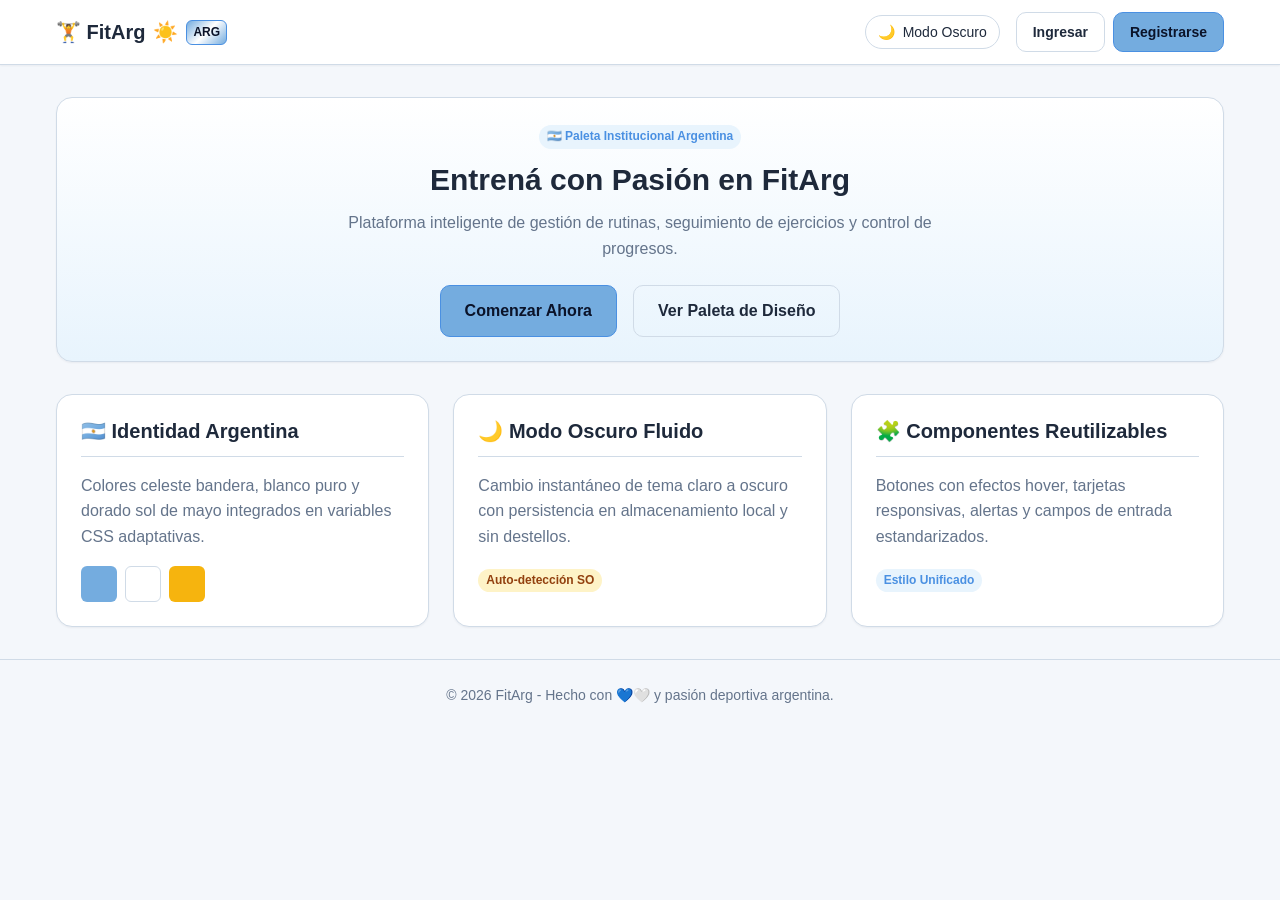
<file: static/index.html>
<!DOCTYPE html>
<html lang="es" data-theme="light">
<head>
  <meta charset="UTF-8">
  <meta name="viewport" content="width=device-width, initial-scale=1.0">
  <title>FitArg - Tu Plataforma de Entrenamiento</title>
  <meta name="description" content="FitArg - Gestión de rutinas de entrenamiento con paleta celeste y blanca y soporte de modo oscuro.">
  <link rel="stylesheet" href="/static/css/variables.css">
  <link rel="stylesheet" href="/static/css/base.css">
  <link rel="stylesheet" href="/static/css/components.css">
  <script src="/static/js/theme.js"></script>
</head>
<body>
  <!-- Navegación Principal -->
  <nav class="navbar" id="main-nav">
    <div class="container nav-content">
      <a href="/" class="brand" id="nav-brand">
        <span>🏋️ FitArg</span>
        <span class="brand-sun">☀️</span>
        <span class="brand-badge">ARG</span>
      </a>
      <div class="flex items-center gap-4">
        <button id="theme-toggle-btn" class="theme-toggle-btn" aria-label="Cambiar modo de color">
          <span id="theme-icon">🌙</span>
          <span id="theme-text">Modo Oscuro</span>
        </button>
        <div id="nav-auth-buttons" class="flex gap-2">
          <a href="/login.html" id="btn-nav-login" class="btn btn-outline">Ingresar</a>
          <a href="/register.html" id="btn-nav-register" class="btn btn-primary">Registrarse</a>
        </div>
      </div>
    </div>
  </nav>

  <!-- Hero y Showcase -->
  <main class="container" style="padding-top: var(--spacing-8); padding-bottom: var(--spacing-8);">
    <section class="card" style="text-align: center; margin-bottom: var(--spacing-8); background: linear-gradient(180deg, var(--bg-surface) 0%, var(--color-primary-light) 100%);">
      <span class="badge badge-primary" style="margin-bottom: var(--spacing-3);">🇦🇷 Paleta Institucional Argentina</span>
      <h1 style="margin-bottom: var(--spacing-3);">Entrená con Pasión en FitArg</h1>
      <p style="max-width: 600px; margin: 0 auto var(--spacing-6) auto;">
        Plataforma inteligente de gestión de rutinas, seguimiento de ejercicios y control de progresos.
      </p>
      <div class="flex justify-center gap-4">
        <a href="/register.html" class="btn btn-primary" style="padding: var(--spacing-3) var(--spacing-6); font-size: var(--font-size-base);">Comenzar Ahora</a>
        <a href="#paleta" class="btn btn-outline" style="padding: var(--spacing-3) var(--spacing-6); font-size: var(--font-size-base);">Ver Paleta de Diseño</a>
      </div>
    </section>

    <!-- Demostración de Tokens y Modo Oscuro -->
    <section id="paleta" class="grid grid-cols-3 gap-6">
      <div class="card">
        <div class="card-header">
          <h3>🇦🇷 Identidad Argentina</h3>
        </div>
        <p>Colores celeste bandera, blanco puro y dorado sol de mayo integrados en variables CSS adaptativas.</p>
        <div style="margin-top: var(--spacing-4); display: flex; gap: var(--spacing-2);">
          <div style="width: 36px; height: 36px; background-color: var(--color-primary); border-radius: var(--radius-sm);" title="Celeste Primario"></div>
          <div style="width: 36px; height: 36px; background-color: #ffffff; border: 1px solid var(--border-color); border-radius: var(--radius-sm);" title="Blanco Institucional"></div>
          <div style="width: 36px; height: 36px; background-color: var(--color-accent); border-radius: var(--radius-sm);" title="Dorado Sol"></div>
        </div>
      </div>

      <div class="card">
        <div class="card-header">
          <h3>🌙 Modo Oscuro Fluido</h3>
        </div>
        <p>Cambio instantáneo de tema claro a oscuro con persistencia en almacenamiento local y sin destellos.</p>
        <div style="margin-top: var(--spacing-4);">
          <span class="badge badge-accent">Auto-detección SO</span>
        </div>
      </div>

      <div class="card">
        <div class="card-header">
          <h3>🧩 Componentes Reutilizables</h3>
        </div>
        <p>Botones con efectos hover, tarjetas responsivas, alertas y campos de entrada estandarizados.</p>
        <div style="margin-top: var(--spacing-4);">
          <span class="badge badge-primary">Estilo Unificado</span>
        </div>
      </div>
    </section>
  </main>

  <footer style="border-top: 1px solid var(--border-color); padding: var(--spacing-6) 0; text-align: center; color: var(--text-muted); font-size: var(--font-size-sm);">
    <div class="container">
      <p>© 2026 FitArg - Hecho con 💙🤍 y pasión deportiva argentina.</p>
    </div>
  </footer>
</body>
</html>
</file>
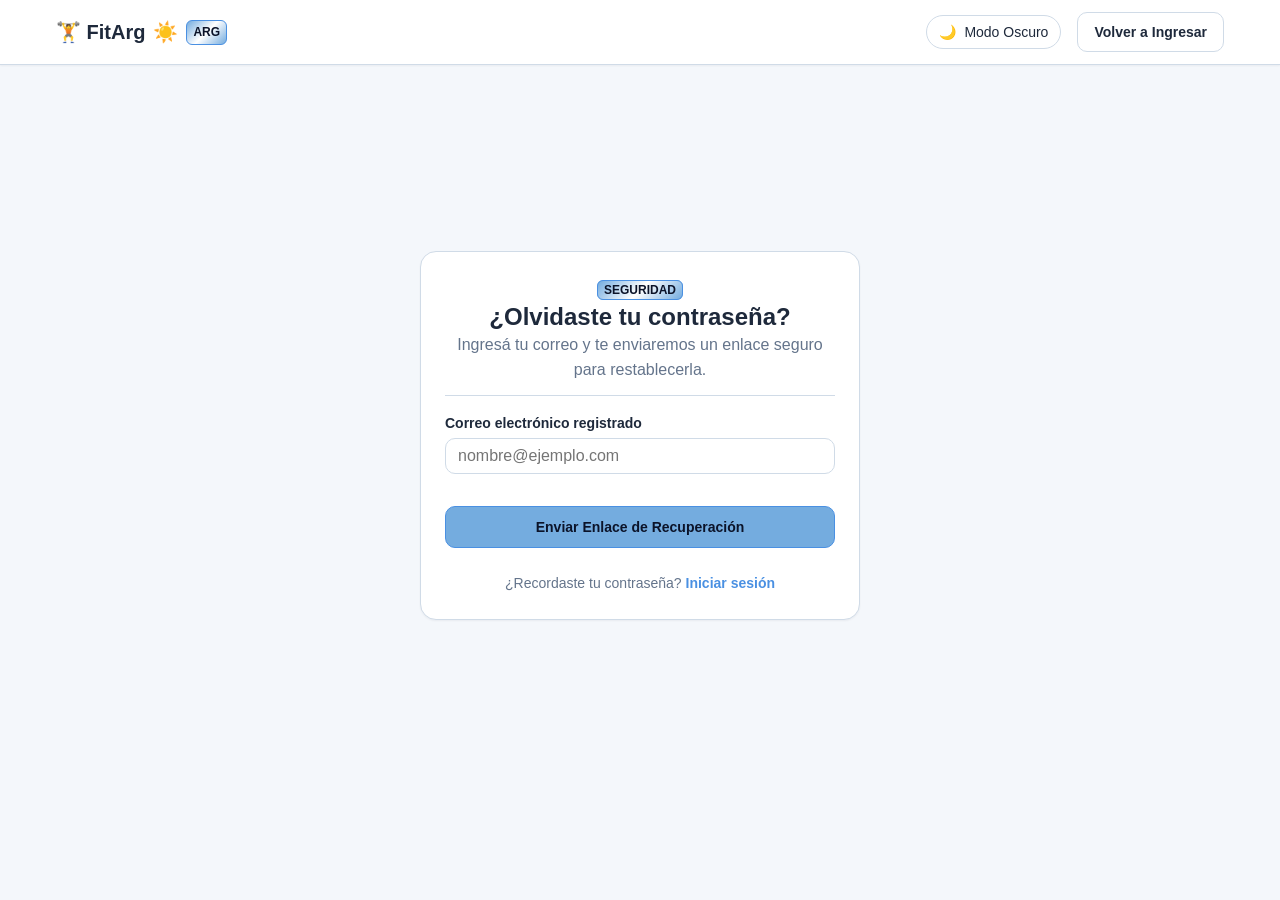
<file: static/forgot-password.html>
<!DOCTYPE html>
<html lang="es" data-theme="light">
<head>
  <meta charset="UTF-8">
  <meta name="viewport" content="width=device-width, initial-scale=1.0">
  <title>Recuperar Contraseña - FitArg</title>
  <meta name="description" content="Solicitá el enlace de recuperación de contraseña de tu cuenta en FitArg.">
  <link rel="stylesheet" href="/static/css/variables.css">
  <link rel="stylesheet" href="/static/css/base.css">
  <link rel="stylesheet" href="/static/css/components.css">
  <script src="/static/js/theme.js"></script>
</head>
<body>
  <!-- Navbar -->
  <nav class="navbar">
    <div class="container nav-content">
      <a href="/" class="brand">
        <span>🏋️ FitArg</span>
        <span class="brand-sun">☀️</span>
        <span class="brand-badge">ARG</span>
      </a>
      <div class="flex items-center gap-4">
        <button id="theme-toggle-btn" class="theme-toggle-btn" aria-label="Cambiar modo de color">
          <span id="theme-icon">🌙</span>
          <span id="theme-text">Modo Oscuro</span>
        </button>
        <a href="/login.html" class="btn btn-outline">Volver a Ingresar</a>
      </div>
    </div>
  </nav>

  <!-- Contenedor Recuperar Contraseña -->
  <main class="container flex justify-center items-center" style="min-height: calc(100vh - 160px); padding: var(--spacing-8) var(--spacing-4);">
    <div class="card" style="width: 100%; max-width: 440px;">
      <div class="card-header" style="text-align: center;">
        <span class="brand-badge" style="margin-bottom: var(--spacing-2);">SEGURIDAD</span>
        <h2>¿Olvidaste tu contraseña?</h2>
        <p>Ingresá tu correo y te enviaremos un enlace seguro para restablecerla.</p>
      </div>

      <div id="alert-box" style="display: none;" class="alert"></div>

      <form id="forgot-form" novalidate>
        <div class="form-group">
          <label for="email" class="form-label">Correo electrónico registrado</label>
          <input type="email" id="email" name="email" class="form-control" placeholder="nombre@ejemplo.com" required>
        </div>

        <button type="submit" id="btn-submit-forgot" class="btn btn-primary" style="width: 100%; margin-top: var(--spacing-4); padding: var(--spacing-3);">
          Enviar Enlace de Recuperación
        </button>
      </form>

      <div style="margin-top: var(--spacing-6); text-align: center; font-size: var(--font-size-sm); color: var(--text-muted);">
        ¿Recordaste tu contraseña? <a href="/login.html" style="font-weight: 600;">Iniciar sesión</a>
      </div>
    </div>
  </main>

  <script>
    const form = document.getElementById('forgot-form');
    const alertBox = document.getElementById('alert-box');
    const submitBtn = document.getElementById('btn-submit-forgot');

    function showAlert(type, message) {
      alertBox.className = `alert alert-${type}`;
      alertBox.textContent = message;
      alertBox.style.display = 'block';
    }

    form.addEventListener('submit', async (e) => {
      e.preventDefault();
      alertBox.style.display = 'none';

      const email = document.getElementById('email').value.trim();
      if (!email || !email.includes('@')) {
        return showAlert('danger', 'Por favor ingresá un correo electrónico válido.');
      }

      submitBtn.disabled = true;
      submitBtn.textContent = 'Enviando enlace...';

      try {
        const res = await fetch('/api/auth/forgot-password', {
          method: 'POST',
          headers: { 'Content-Type': 'application/json' },
          body: JSON.stringify({ email })
        });

        const data = await res.json();
        if (res.ok && data.success) {
          showAlert('success', '¡Enlace enviado! Revisá tu bandeja de entrada para continuar con el restablecimiento.');
          form.reset();
        } else {
          showAlert('danger', data.error || 'No se pudo procesar la solicitud.');
        }
      } catch (err) {
        showAlert('danger', 'Error de conexión con el servidor.');
      } finally {
        submitBtn.disabled = false;
        submitBtn.textContent = 'Enviar Enlace de Recuperación';
      }
    });
  </script>
</body>
</html>
</file>
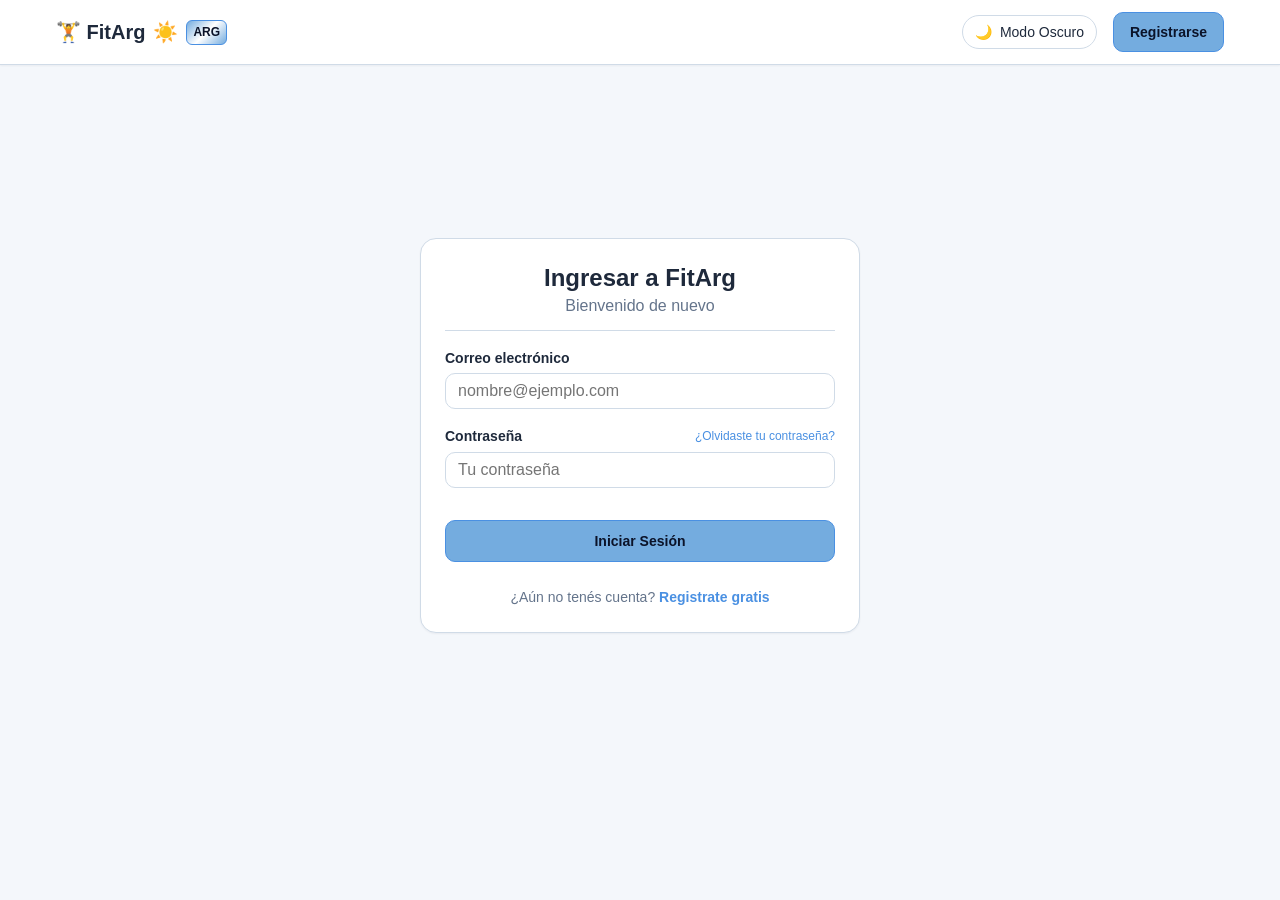
<file: static/login.html>
<!DOCTYPE html>
<html lang="es" data-theme="light">
<head>
  <meta charset="UTF-8">
  <meta name="viewport" content="width=device-width, initial-scale=1.0">
  <title>Iniciar Sesión - FitArg</title>
  <meta name="description" content="Accedé a tu cuenta de FitArg para ver y crear tus rutinas de entrenamiento.">
  <link rel="stylesheet" href="/static/css/variables.css">
  <link rel="stylesheet" href="/static/css/base.css">
  <link rel="stylesheet" href="/static/css/components.css">
  <script src="/static/js/theme.js"></script>
</head>
<body>
  <!-- Navbar -->
  <nav class="navbar">
    <div class="container nav-content">
      <a href="/" class="brand">
        <span>🏋️ FitArg</span>
        <span class="brand-sun">☀️</span>
        <span class="brand-badge">ARG</span>
      </a>
      <div class="flex items-center gap-4">
        <button id="theme-toggle-btn" class="theme-toggle-btn" aria-label="Cambiar modo de color">
          <span id="theme-icon">🌙</span>
          <span id="theme-text">Modo Oscuro</span>
        </button>
        <a href="/register.html" class="btn btn-primary">Registrarse</a>
      </div>
    </div>
  </nav>

  <!-- Login Container -->
  <main class="container flex justify-center items-center" style="min-height: calc(100vh - 160px); padding: var(--spacing-8) var(--spacing-4);">
    <div class="card" style="width: 100%; max-width: 440px;">
      <div class="card-header" style="text-align: center;">
        <h2>Ingresar a FitArg</h2>
        <p>Bienvenido de nuevo</p>
      </div>

      <div id="alert-box" style="display: none;" class="alert"></div>

      <form id="login-form" novalidate>
        <div class="form-group">
          <label for="email" class="form-label">Correo electrónico</label>
          <input type="email" id="email" name="email" class="form-control" placeholder="nombre@ejemplo.com" required>
        </div>

        <div class="form-group">
          <div class="flex justify-between items-center">
            <label for="password" class="form-label">Contraseña</label>
            <a href="/forgot-password.html" style="font-size: var(--font-size-xs);">¿Olvidaste tu contraseña?</a>
          </div>
          <input type="password" id="password" name="password" class="form-control" placeholder="Tu contraseña" required>
        </div>

        <button type="submit" id="btn-submit-login" class="btn btn-primary" style="width: 100%; margin-top: var(--spacing-4); padding: var(--spacing-3);">
          Iniciar Sesión
        </button>
      </form>

      <div style="margin-top: var(--spacing-6); text-align: center; font-size: var(--font-size-sm); color: var(--text-muted);">
        ¿Aún no tenés cuenta? <a href="/register.html" style="font-weight: 600;">Registrate gratis</a>
      </div>
    </div>
  </main>

  <script>
    const form = document.getElementById('login-form');
    const alertBox = document.getElementById('alert-box');
    const submitBtn = document.getElementById('btn-submit-login');

    // Verificar si viene de un registro exitoso
    const urlParams = new URLSearchParams(window.location.search);
    if (urlParams.get('registered') === 'true') {
      alertBox.className = 'alert alert-success';
      alertBox.textContent = '¡Tu cuenta ha sido creada exitosamente! Podés ingresar ahora.';
      alertBox.style.display = 'block';
    }

    form.addEventListener('submit', async (e) => {
      e.preventDefault();
      alertBox.style.display = 'none';

      const email = document.getElementById('email').value.trim();
      const password = document.getElementById('password').value;

      if (!email || !password) {
        alertBox.className = 'alert alert-danger';
        alertBox.textContent = 'Por favor completá todos los campos.';
        alertBox.style.display = 'block';
        return;
      }

      submitBtn.disabled = true;
      submitBtn.textContent = 'Ingresando...';

      try {
        const response = await fetch('/api/auth/login', {
          method: 'POST',
          headers: { 'Content-Type': 'application/json' },
          body: JSON.stringify({ email, password })
        });

        const data = await response.json();

        if (response.ok && data.success) {
          localStorage.setItem('fitarg_user', JSON.stringify(data.user));
          localStorage.setItem('fitarg_token', data.token);
          alertBox.className = 'alert alert-success';
          alertBox.textContent = `¡Hola, ${data.user.name}! Redirigiendo a tus rutinas...`;
          alertBox.style.display = 'block';
          setTimeout(() => {
            window.location.href = '/routines.html';
          }, 1000);
        } else {
          alertBox.className = 'alert alert-danger';
          alertBox.textContent = (data.errors && data.errors.join(' ')) || data.error || 'Credenciales inválidas.';
          alertBox.style.display = 'block';
          submitBtn.disabled = false;
          submitBtn.textContent = 'Iniciar Sesión';
        }
      } catch (err) {
        alertBox.className = 'alert alert-danger';
        alertBox.textContent = 'Error de conexión con el servidor.';
        alertBox.style.display = 'block';
        submitBtn.disabled = false;
        submitBtn.textContent = 'Iniciar Sesión';
      }
    });
  </script>
</body>
</html>
</file>
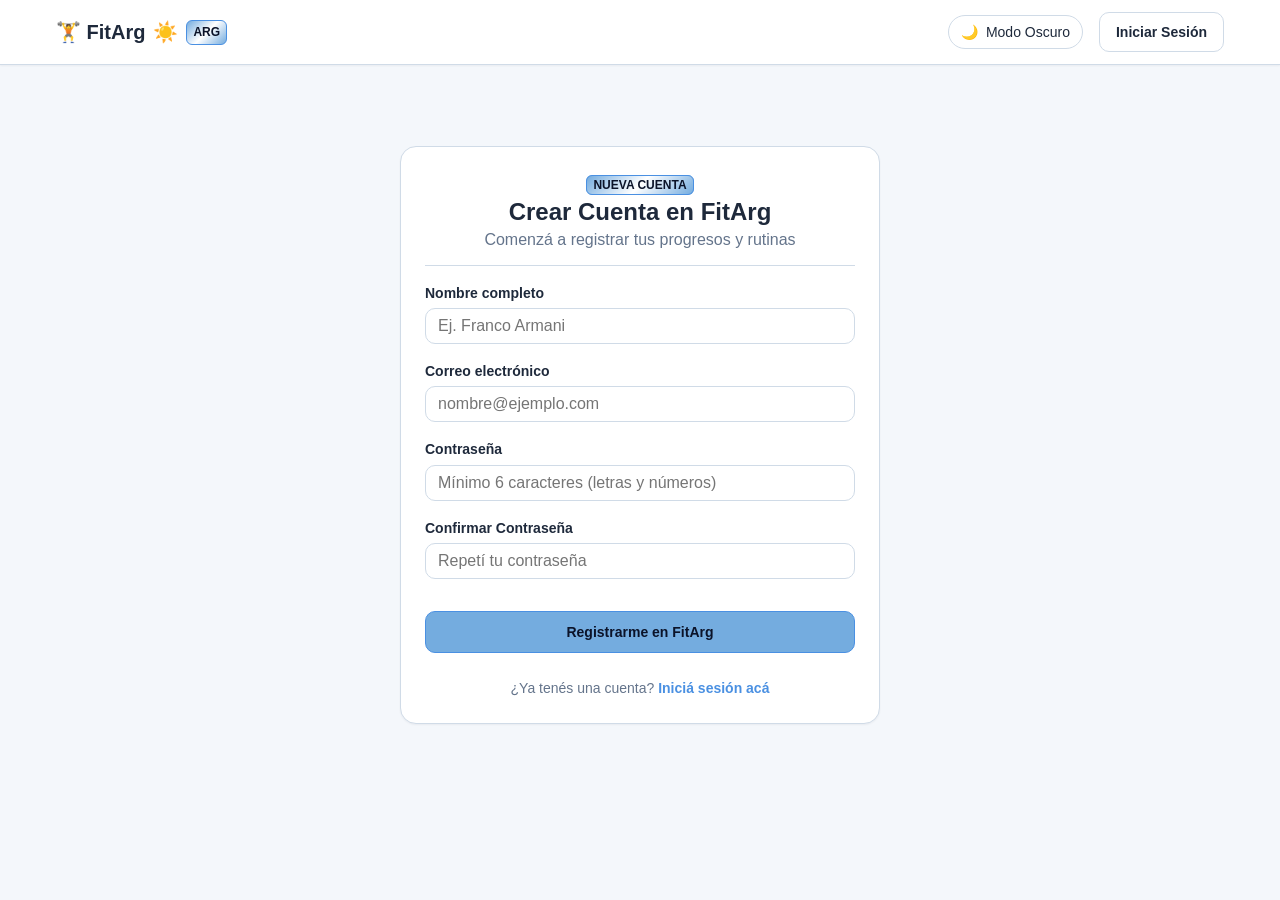
<file: static/register.html>
<!DOCTYPE html>
<html lang="es" data-theme="light">
<head>
  <meta charset="UTF-8">
  <meta name="viewport" content="width=device-width, initial-scale=1.0">
  <title>Registrarse - FitArg</title>
  <meta name="description" content="Creá tu cuenta en FitArg para gestionar tus rutinas de entrenamiento.">
  <link rel="stylesheet" href="/static/css/variables.css">
  <link rel="stylesheet" href="/static/css/base.css">
  <link rel="stylesheet" href="/static/css/components.css">
  <script src="/static/js/theme.js"></script>
</head>
<body>
  <!-- Navbar -->
  <nav class="navbar">
    <div class="container nav-content">
      <a href="/" class="brand">
        <span>🏋️ FitArg</span>
        <span class="brand-sun">☀️</span>
        <span class="brand-badge">ARG</span>
      </a>
      <div class="flex items-center gap-4">
        <button id="theme-toggle-btn" class="theme-toggle-btn" aria-label="Cambiar modo de color">
          <span id="theme-icon">🌙</span>
          <span id="theme-text">Modo Oscuro</span>
        </button>
        <a href="/login.html" class="btn btn-outline">Iniciar Sesión</a>
      </div>
    </div>
  </nav>

  <!-- Contenedor del Formulario de Registro -->
  <main class="container flex justify-center items-center" style="min-height: calc(100vh - 160px); padding: var(--spacing-8) var(--spacing-4);">
    <div class="card" style="width: 100%; max-width: 480px;">
      <div class="card-header" style="text-align: center;">
        <span class="brand-badge" style="margin-bottom: var(--spacing-2);">NUEVA CUENTA</span>
        <h2>Crear Cuenta en FitArg</h2>
        <p>Comenzá a registrar tus progresos y rutinas</p>
      </div>

      <div id="alert-box" style="display: none;" class="alert"></div>

      <form id="register-form" novalidate>
        <div class="form-group">
          <label for="name" class="form-label">Nombre completo</label>
          <input type="text" id="name" name="name" class="form-control" placeholder="Ej. Franco Armani" required minlength="2">
        </div>

        <div class="form-group">
          <label for="email" class="form-label">Correo electrónico</label>
          <input type="email" id="email" name="email" class="form-control" placeholder="nombre@ejemplo.com" required>
        </div>

        <div class="form-group">
          <label for="password" class="form-label">Contraseña</label>
          <input type="password" id="password" name="password" class="form-control" placeholder="Mínimo 6 caracteres (letras y números)" required minlength="6">
        </div>

        <div class="form-group">
          <label for="confirm-password" class="form-label">Confirmar Contraseña</label>
          <input type="password" id="confirm-password" name="confirm-password" class="form-control" placeholder="Repetí tu contraseña" required>
        </div>

        <button type="submit" id="btn-submit-register" class="btn btn-primary" style="width: 100%; margin-top: var(--spacing-4); padding: var(--spacing-3);">
          Registrarme en FitArg
        </button>
      </form>

      <div style="margin-top: var(--spacing-6); text-align: center; font-size: var(--font-size-sm); color: var(--text-muted);">
        ¿Ya tenés una cuenta? <a href="/login.html" style="font-weight: 600;">Iniciá sesión acá</a>
      </div>
    </div>
  </main>

  <script>
    const form = document.getElementById('register-form');
    const alertBox = document.getElementById('alert-box');
    const submitBtn = document.getElementById('btn-submit-register');

    function showAlert(type, message) {
      alertBox.className = `alert alert-${type}`;
      alertBox.textContent = message;
      alertBox.style.display = 'block';
    }

    function hideAlert() {
      alertBox.style.display = 'none';
    }

    form.addEventListener('submit', async (e) => {
      e.preventDefault();
      hideAlert();

      const name = document.getElementById('name').value.trim();
      const email = document.getElementById('email').value.trim();
      const password = document.getElementById('password').value;
      const confirmPassword = document.getElementById('confirm-password').value;

      if (!name || name.length < 2) {
        return showAlert('danger', 'Por favor ingresá tu nombre (mínimo 2 caracteres).');
      }
      if (!email || !email.includes('@')) {
        return showAlert('danger', 'Por favor ingresá un correo electrónico válido.');
      }
      if (password.length < 6) {
        return showAlert('danger', 'La contraseña debe tener al menos 6 caracteres.');
      }
      if (password !== confirmPassword) {
        return showAlert('danger', 'Las contraseñas no coinciden.');
      }

      submitBtn.disabled = true;
      submitBtn.textContent = 'Registrando...';

      try {
        const response = await fetch('/api/auth/register', {
          method: 'POST',
          headers: { 'Content-Type': 'application/json' },
          body: JSON.stringify({ name, email, password })
        });

        const data = await response.json();

        if (response.ok && data.success) {
          showAlert('success', '¡Cuenta creada con éxito! Redirigiendo al inicio de sesión...');
          form.reset();
          setTimeout(() => {
            window.location.href = '/login.html?registered=true';
          }, 1500);
        } else {
          const errorMsg = (data.errors && data.errors.join(' ')) || data.error || 'Error al procesar el registro.';
          showAlert('danger', errorMsg);
          submitBtn.disabled = false;
          submitBtn.textContent = 'Registrarme en FitArg';
        }
      } catch (err) {
        showAlert('danger', 'Error de conexión con el servidor. Intente nuevamente.');
        submitBtn.disabled = false;
        submitBtn.textContent = 'Registrarme en FitArg';
      }
    });
  </script>
</body>
</html>
</file>
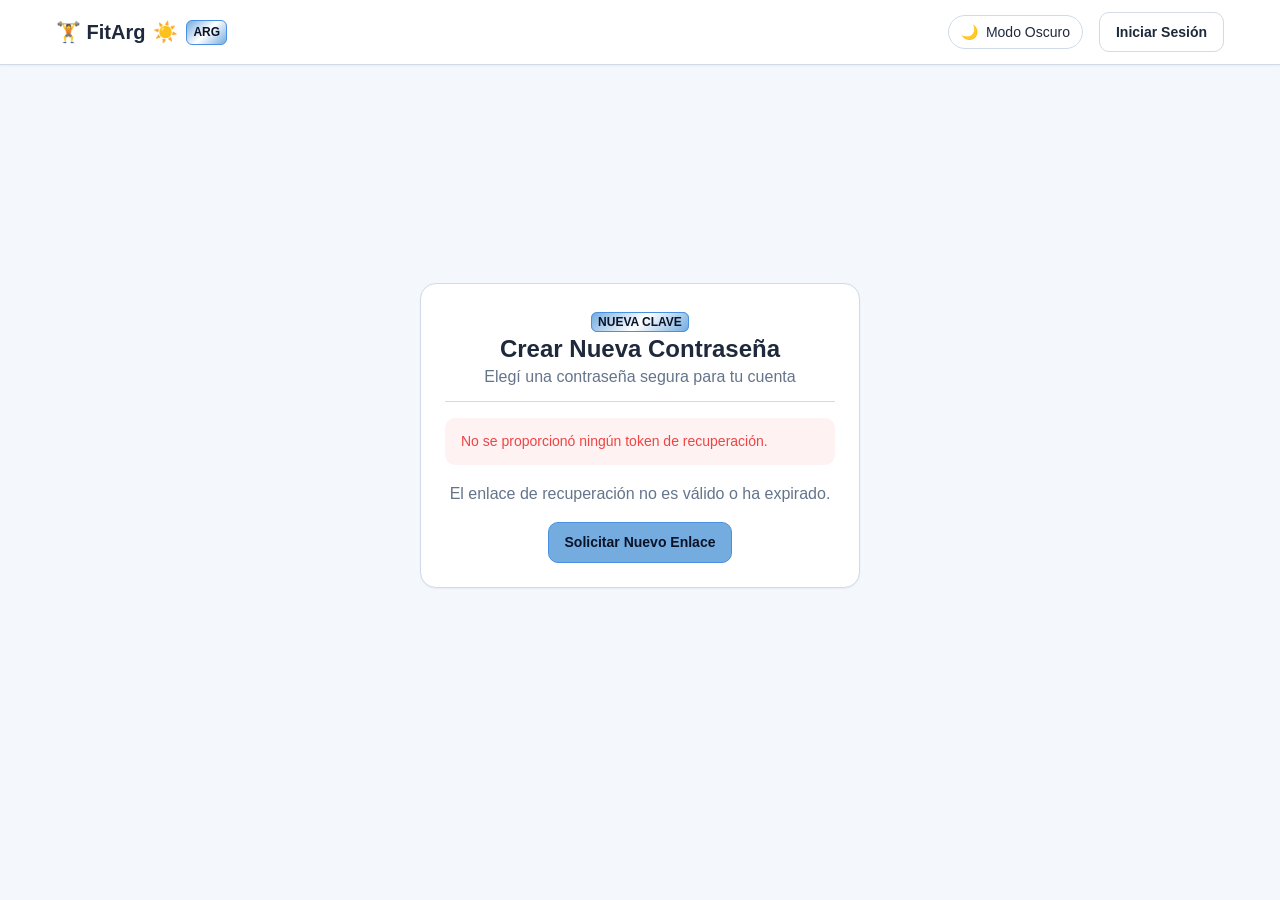
<file: static/reset-password.html>
<!DOCTYPE html>
<html lang="es" data-theme="light">
<head>
  <meta charset="UTF-8">
  <meta name="viewport" content="width=device-width, initial-scale=1.0">
  <title>Restablecer Contraseña - FitArg</title>
  <meta name="description" content="Ingresá tu nueva contraseña para volver a acceder a FitArg.">
  <link rel="stylesheet" href="/static/css/variables.css">
  <link rel="stylesheet" href="/static/css/base.css">
  <link rel="stylesheet" href="/static/css/components.css">
  <script src="/static/js/theme.js"></script>
</head>
<body>
  <!-- Navbar -->
  <nav class="navbar">
    <div class="container nav-content">
      <a href="/" class="brand">
        <span>🏋️ FitArg</span>
        <span class="brand-sun">☀️</span>
        <span class="brand-badge">ARG</span>
      </a>
      <div class="flex items-center gap-4">
        <button id="theme-toggle-btn" class="theme-toggle-btn" aria-label="Cambiar modo de color">
          <span id="theme-icon">🌙</span>
          <span id="theme-text">Modo Oscuro</span>
        </button>
        <a href="/login.html" class="btn btn-outline">Iniciar Sesión</a>
      </div>
    </div>
  </nav>

  <!-- Contenedor Restablecer Contraseña -->
  <main class="container flex justify-center items-center" style="min-height: calc(100vh - 160px); padding: var(--spacing-8) var(--spacing-4);">
    <div class="card" style="width: 100%; max-width: 440px;">
      <div class="card-header" style="text-align: center;">
        <span class="brand-badge" style="margin-bottom: var(--spacing-2);">NUEVA CLAVE</span>
        <h2>Crear Nueva Contraseña</h2>
        <p>Elegí una contraseña segura para tu cuenta</p>
      </div>

      <div id="alert-box" style="display: none;" class="alert"></div>

      <div id="token-invalid-container" style="display: none; text-align: center;">
        <p style="margin-bottom: var(--spacing-4);">El enlace de recuperación no es válido o ha expirado.</p>
        <a href="/forgot-password.html" class="btn btn-primary">Solicitar Nuevo Enlace</a>
      </div>

      <form id="reset-form" style="display: none;" novalidate>
        <div class="form-group">
          <label for="new-password" class="form-label">Nueva contraseña</label>
          <input type="password" id="new-password" class="form-control" placeholder="Mínimo 6 caracteres (letras y números)" required minlength="6">
        </div>

        <div class="form-group">
          <label for="confirm-password" class="form-label">Confirmar nueva contraseña</label>
          <input type="password" id="confirm-password" class="form-control" placeholder="Repetí tu nueva contraseña" required>
        </div>

        <button type="submit" id="btn-submit-reset" class="btn btn-primary" style="width: 100%; margin-top: var(--spacing-4); padding: var(--spacing-3);">
          Guardar Nueva Contraseña
        </button>
      </form>
    </div>
  </main>

  <script>
    const urlParams = new URLSearchParams(window.location.search);
    const token = urlParams.get('token');
    const alertBox = document.getElementById('alert-box');
    const resetForm = document.getElementById('reset-form');
    const invalidContainer = document.getElementById('token-invalid-container');
    const submitBtn = document.getElementById('btn-submit-reset');

    function showAlert(type, message) {
      alertBox.className = `alert alert-${type}`;
      alertBox.textContent = message;
      alertBox.style.display = 'block';
    }

    async function checkToken() {
      if (!token) {
        showAlert('danger', 'No se proporcionó ningún token de recuperación.');
        invalidContainer.style.display = 'block';
        return;
      }

      try {
        const res = await fetch(`/api/auth/validate-reset-token?token=${encodeURIComponent(token)}`);
        const data = await res.json();
        if (res.ok && data.valid) {
          resetForm.style.display = 'block';
        } else {
          showAlert('danger', data.error || 'El enlace de recuperación es inválido o ha expirado.');
          invalidContainer.style.display = 'block';
        }
      } catch (err) {
        showAlert('danger', 'Error de conexión con el servidor.');
        invalidContainer.style.display = 'block';
      }
    }

    resetForm.addEventListener('submit', async (e) => {
      e.preventDefault();
      alertBox.style.display = 'none';

      const newPassword = document.getElementById('new-password').value;
      const confirmPassword = document.getElementById('confirm-password').value;

      if (!newPassword || newPassword.length < 6) {
        return showAlert('danger', 'La contraseña debe tener al menos 6 caracteres.');
      }
      if (newPassword !== confirmPassword) {
        return showAlert('danger', 'Las contraseñas no coinciden.');
      }

      submitBtn.disabled = true;
      submitBtn.textContent = 'Actualizando contraseña...';

      try {
        const res = await fetch('/api/auth/reset-password', {
          method: 'POST',
          headers: { 'Content-Type': 'application/json' },
          body: JSON.stringify({
            token: token,
            new_password: newPassword
          })
        });

        const data = await res.json();
        if (res.ok && data.success) {
          showAlert('success', '¡Contraseña actualizada exitosamente! Redirigiendo al inicio de sesión...');
          resetForm.reset();
          setTimeout(() => {
            window.location.href = '/login.html?reset=true';
          }, 2000);
        } else {
          showAlert('danger', data.error || 'No se pudo restablecer la contraseña.');
          submitBtn.disabled = false;
          submitBtn.textContent = 'Guardar Nueva Contraseña';
        }
      } catch (err) {
        showAlert('danger', 'Error al comunicarse con el servidor.');
        submitBtn.disabled = false;
        submitBtn.textContent = 'Guardar Nueva Contraseña';
      }
    });

    checkToken();
  </script>
</body>
</html>
</file>
<file: static/css/variables.css>
/* ==========================================================================
   FitArg - Variables de Diseño y Paleta Institucional (Argentina + Modo Oscuro)
   ========================================================================== */

:root {
  /* Paleta Institucional Argentina (Modo Claro) */
  --color-primary: #74acdf;             /* Celeste bandera argentina */
  --color-primary-dark: #4a90e2;        /* Celeste profundo para hover/contrastes */
  --color-primary-light: #e8f4fd;       /* Celeste sutil para fondos/hover */
  --color-accent: #f6b40e;              /* Dorado Sol de Mayo */
  --color-accent-hover: #d99b00;        /* Dorado intenso */

  /* Neutros y Superficies - Modo Claro */
  --bg-app: #f4f7fb;                    /* Fondo principal */
  --bg-surface: #ffffff;                /* Superficie de tarjetas/contenedores */
  --bg-surface-elevated: #ffffff;       /* Modales y dropdowns */
  --bg-input: #ffffff;                  /* Fondo de inputs */
  --border-color: #d0dbe7;              /* Bordes sutiles */
  --border-focus: #74acdf;              /* Borde en foco */

  /* Textos - Modo Claro */
  --text-main: #1e293b;                 /* Texto principal de alto contraste */
  --text-muted: #64748b;                /* Texto secundario/descriptivo */
  --text-inverse: #ffffff;              /* Texto sobre fondos oscuros/primarios */

  /* Estados y Feedback */
  --color-success: #10b981;
  --color-success-bg: #ecfdf5;
  --color-warning: #f59e0b;
  --color-warning-bg: #fffbeb;
  --color-danger: #ef4444;
  --color-danger-bg: #fef2f2;
  --color-info: #0284c7;
  --color-info-bg: #f0f9ff;

  /* Tipografía */
  --font-family-sans: 'Inter', -apple-system, BlinkMacSystemFont, "Segoe UI", Roboto, Helvetica, Arial, sans-serif;
  --font-size-xs: 0.75rem;
  --font-size-sm: 0.875rem;
  --font-size-base: 1rem;
  --font-size-lg: 1.125rem;
  --font-size-xl: 1.25rem;
  --font-size-2xl: 1.5rem;
  --font-size-3xl: 1.875rem;

  /* Espaciados */
  --spacing-1: 0.25rem;
  --spacing-2: 0.5rem;
  --spacing-3: 0.75rem;
  --spacing-4: 1rem;
  --spacing-5: 1.25rem;
  --spacing-6: 1.5rem;
  --spacing-8: 2rem;
  --spacing-10: 2.5rem;

  /* Radios de Borde */
  --radius-sm: 6px;
  --radius-md: 10px;
  --radius-lg: 16px;
  --radius-full: 9999px;

  /* Sombras y Elevaciones */
  --shadow-sm: 0 1px 2px 0 rgba(15, 23, 42, 0.05);
  --shadow-md: 0 4px 6px -1px rgba(15, 23, 42, 0.08), 0 2px 4px -2px rgba(15, 23, 42, 0.04);
  --shadow-lg: 0 10px 15px -3px rgba(15, 23, 42, 0.08), 0 4px 6px -4px rgba(15, 23, 42, 0.04);

  /* Transiciones */
  --transition-fast: 150ms cubic-bezier(0.4, 0, 0.2, 1);
  --transition-normal: 250ms cubic-bezier(0.4, 0, 0.2, 1);
}

/* ==========================================================================
   Modo Oscuro (Activado por data-theme="dark" o clase .dark)
   ========================================================================== */
[data-theme="dark"] {
  /* Paleta Institucional Adaptada a Modo Oscuro */
  --color-primary: #5ba2e6;             /* Celeste brillante para contraste en oscuro */
  --color-primary-dark: #3b82f6;
  --color-primary-light: #172554;
  --color-accent: #fbbf24;              /* Dorado Sol de Mayo adaptado */
  --color-accent-hover: #f59e0b;

  /* Neutros y Superficies - Modo Oscuro */
  --bg-app: #0b1329;                    /* Azul noche profundo */
  --bg-surface: #132247;                /* Superficie de tarjetas */
  --bg-surface-elevated: #1a2c5b;       /* Modales y dropdowns */
  --bg-input: #0f1c3d;                  /* Fondo de inputs */
  --border-color: #243b73;              /* Bordes en oscuro */
  --border-focus: #5ba2e6;

  /* Textos - Modo Oscuro */
  --text-main: #f8fafc;                 /* Blanco nieve */
  --text-muted: #94a3b8;                /* Gris azulado claro */
  --text-inverse: #0b1329;

  /* Feedback Adaptado */
  --color-success-bg: #064e3b;
  --color-warning-bg: #78350f;
  --color-danger-bg: #7f1d1d;
  --color-info-bg: #0c4a6e;

  /* Sombras */
  --shadow-sm: 0 1px 3px 0 rgba(0, 0, 0, 0.3);
  --shadow-md: 0 4px 6px -1px rgba(0, 0, 0, 0.4), 0 2px 4px -2px rgba(0, 0, 0, 0.3);
  --shadow-lg: 0 10px 15px -3px rgba(0, 0, 0, 0.5), 0 4px 6px -4px rgba(0, 0, 0, 0.4);
}
</file>
<file: static/css/base.css>
/* ==========================================================================
   FitArg - Estilos Base y Layout
   ========================================================================== */

* {
  box-sizing: border-box;
  margin: 0;
  padding: 0;
}

body {
  font-family: var(--font-family-sans);
  background-color: var(--bg-app);
  color: var(--text-main);
  line-height: 1.6;
  font-size: var(--font-size-base);
  min-height: 100vh;
  transition: background-color var(--transition-normal), color var(--transition-normal);
}

a {
  color: var(--color-primary-dark);
  text-decoration: none;
  transition: color var(--transition-fast);
}

a:hover {
  text-decoration: underline;
}

h1, h2, h3, h4, h5, h6 {
  color: var(--text-main);
  font-weight: 700;
  line-height: 1.25;
}

h1 { font-size: var(--font-size-3xl); }
h2 { font-size: var(--font-size-2xl); }
h3 { font-size: var(--font-size-xl); }
h4 { font-size: var(--font-size-lg); }

p {
  color: var(--text-muted);
}

.container {
  max-width: 1200px;
  margin: 0 auto;
  padding: 0 var(--spacing-4);
}

/* Utilidades de Flex y Grid */
.flex { display: flex; }
.flex-col { flex-direction: column; }
.items-center { align-items: center; }
.justify-between { justify-content: space-between; }
.justify-center { justify-content: center; }
.gap-2 { gap: var(--spacing-2); }
.gap-4 { gap: var(--spacing-4); }
.gap-6 { gap: var(--spacing-6); }
.grid { display: grid; }
.grid-cols-1 { grid-template-columns: repeat(1, minmax(0, 1fr)); }
.grid-cols-2 { grid-template-columns: repeat(2, minmax(0, 1fr)); }
.grid-cols-3 { grid-template-columns: repeat(3, minmax(0, 1fr)); }

@media (max-width: 768px) {
  .grid-cols-2, .grid-cols-3 {
    grid-template-columns: 1fr;
  }
}
</file>
<file: static/css/components.css>
/* ==========================================================================
   FitArg - Componentes UI (Botones, Tarjetas, Formularios, Navbar)
   ========================================================================== */

/* Navbar */
.navbar {
  background-color: var(--bg-surface);
  border-bottom: 1px solid var(--border-color);
  padding: var(--spacing-3) 0;
  position: sticky;
  top: 0;
  z-index: 100;
  box-shadow: var(--shadow-sm);
  transition: background-color var(--transition-normal), border-color var(--transition-normal);
}

.navbar .nav-content {
  display: flex;
  align-items: center;
  justify-content: space-between;
}

.brand {
  display: flex;
  align-items: center;
  gap: var(--spacing-2);
  font-weight: 800;
  font-size: var(--font-size-xl);
  color: var(--text-main);
  text-decoration: none !important;
}

.brand-badge {
  background: linear-gradient(135deg, var(--color-primary) 0%, #ffffff 50%, var(--color-primary) 100%);
  color: #0b1329;
  font-size: var(--font-size-xs);
  font-weight: 900;
  padding: 2px 6px;
  border-radius: var(--radius-sm);
  border: 1px solid var(--color-primary-dark);
}

.brand-sun {
  color: var(--color-accent);
  font-size: 1.25rem;
}

/* Selector de Tema (Theme Switcher) */
.theme-toggle-btn {
  background: var(--bg-input);
  border: 1px solid var(--border-color);
  color: var(--text-main);
  padding: var(--spacing-2) var(--spacing-3);
  border-radius: var(--radius-full);
  cursor: pointer;
  display: flex;
  align-items: center;
  gap: var(--spacing-2);
  font-size: var(--font-size-sm);
  font-weight: 500;
  transition: all var(--transition-fast);
}

.theme-toggle-btn:hover {
  border-color: var(--color-primary);
  background-color: var(--color-primary-light);
}

/* Tarjetas (Cards) */
.card {
  background-color: var(--bg-surface);
  border: 1px solid var(--border-color);
  border-radius: var(--radius-lg);
  padding: var(--spacing-6);
  box-shadow: var(--shadow-sm);
  transition: transform var(--transition-fast), box-shadow var(--transition-fast), background-color var(--transition-normal), border-color var(--transition-normal);
}

.card:hover {
  box-shadow: var(--shadow-md);
}

.card-header {
  margin-bottom: var(--spacing-4);
  padding-bottom: var(--spacing-3);
  border-bottom: 1px solid var(--border-color);
}

/* Botones */
.btn {
  display: inline-flex;
  align-items: center;
  justify-content: center;
  gap: var(--spacing-2);
  padding: var(--spacing-2) var(--spacing-4);
  font-size: var(--font-size-sm);
  font-weight: 600;
  border-radius: var(--radius-md);
  border: 1px solid transparent;
  cursor: pointer;
  transition: all var(--transition-fast);
  text-decoration: none !important;
}

.btn-primary {
  background-color: var(--color-primary);
  color: #0b1329;
  border-color: var(--color-primary-dark);
}

.btn-primary:hover {
  background-color: var(--color-primary-dark);
  color: #ffffff;
}

.btn-accent {
  background-color: var(--color-accent);
  color: #0b1329;
}

.btn-accent:hover {
  background-color: var(--color-accent-hover);
}

.btn-outline {
  background-color: transparent;
  color: var(--text-main);
  border-color: var(--border-color);
}

.btn-outline:hover {
  border-color: var(--color-primary);
  background-color: var(--color-primary-light);
}

.btn-danger {
  background-color: var(--color-danger);
  color: #ffffff;
}

.btn-danger:hover {
  background-color: #dc2626;
}

/* Formularios */
.form-group {
  margin-bottom: var(--spacing-4);
  display: flex;
  flex-direction: column;
  gap: var(--spacing-1);
}

.form-label {
  font-size: var(--font-size-sm);
  font-weight: 600;
  color: var(--text-main);
}

.form-control {
  width: 100%;
  padding: var(--spacing-2) var(--spacing-3);
  font-size: var(--font-size-base);
  font-family: inherit;
  color: var(--text-main);
  background-color: var(--bg-input);
  border: 1px solid var(--border-color);
  border-radius: var(--radius-md);
  transition: border-color var(--transition-fast), box-shadow var(--transition-fast);
}

.form-control:focus {
  outline: none;
  border-color: var(--border-focus);
  box-shadow: 0 0 0 3px rgba(116, 172, 223, 0.25);
}

/* Badges y Alertas */
.badge {
  display: inline-block;
  padding: 2px 8px;
  font-size: var(--font-size-xs);
  font-weight: 700;
  border-radius: var(--radius-full);
}

.badge-primary {
  background-color: var(--color-primary-light);
  color: var(--color-primary-dark);
}

.badge-accent {
  background-color: #fef3c7;
  color: #92400e;
}

.alert {
  padding: var(--spacing-3) var(--spacing-4);
  border-radius: var(--radius-md);
  margin-bottom: var(--spacing-4);
  font-size: var(--font-size-sm);
}

.alert-info {
  background-color: var(--color-info-bg);
  color: var(--color-info);
  border: 1px solid var(--color-primary);
}

.alert-success {
  background-color: var(--color-success-bg);
  color: var(--color-success);
}

.alert-danger {
  background-color: var(--color-danger-bg);
  color: var(--color-danger);
}
</file>
